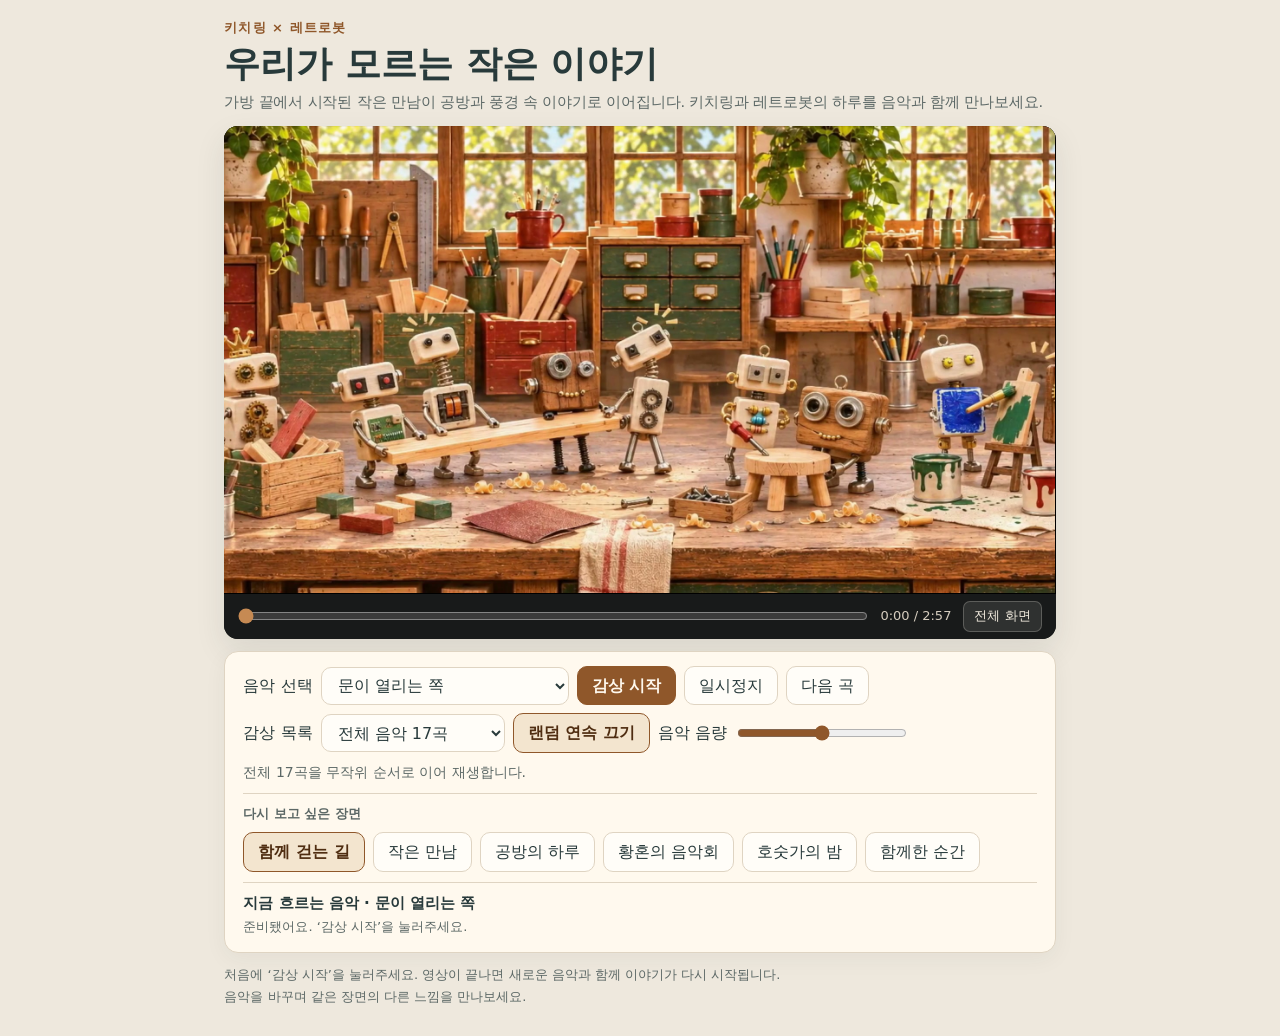
<file: index.html>
<!doctype html>
<html lang="ko">
<head>
<meta charset="utf-8">
<meta name="viewport" content="width=device-width,initial-scale=1">
<title>우리가 모르는 작은 이야기 | 키치링 × 레트로봇</title>
<meta name="description" content="가방 끝에서 시작된 작은 만남이 공방과 풍경 속 이야기로 이어집니다. 키치링과 레트로봇의 하루를 음악과 함께 만나보세요.">
<link rel="canonical" href="https://ruafieldphase.github.io/kintex-music-player/">
<meta property="og:type" content="website">
<meta property="og:locale" content="ko_KR">
<meta property="og:title" content="우리가 모르는 작은 이야기 | 키치링 × 레트로봇">
<meta property="og:description" content="가방 끝에서 시작된 작은 만남이 공방과 풍경 속 이야기로 이어집니다. 키치링과 레트로봇의 하루를 음악과 함께 만나보세요.">
<meta property="og:url" content="https://ruafieldphase.github.io/kintex-music-player/">
<meta property="og:image" content="https://ruafieldphase.github.io/kintex-music-player/poster.jpg">
<meta name="twitter:card" content="summary_large_image">
<style>
:root{--bg:#eee8dd;--card:#fff9ee;--surface:#fffdf8;--ink:#283a3b;--muted:#5c6866;--border:#dfd4c2;--accent:#8f572a;--accent-hover:#74441e;--accent-soft:#f3e5cf;--accent-ink:#4f2d11}
*{box-sizing:border-box}
body{background:var(--bg);color:var(--ink);font:16px/1.6 system-ui,-apple-system,"Segoe UI",sans-serif;margin:0}
.wrap{width:100%;max-width:min(1060px,max(700px,calc((100vh - 410px) * 1.7778)));margin:0 auto;padding:18px 20px 28px}
header{margin-bottom:12px}
.brand{font-size:13px;font-weight:600;letter-spacing:.08em;color:var(--accent);margin:0}
h1{font-size:clamp(26px,3.2vw,36px);line-height:1.18;margin:4px 0 6px}
.intro{max-width:none;margin:0;font-size:14.5px;letter-spacing:-.01em;word-break:keep-all;color:var(--muted)}
.stage{width:100%;background:#181a1a;border-radius:14px;overflow:hidden;box-shadow:0 12px 30px rgba(40,58,59,.10)}
video{display:block;width:100%;aspect-ratio:16/9;background:#000;cursor:pointer}
.stage-bar{display:flex;align-items:center;gap:12px;padding:7px 14px;background:#181a1a;color:#e7e0d4;font-size:13px}
#seek{flex:1;min-width:0;margin:0;padding:0;height:20px;accent-color:#c68a53;cursor:pointer}
#timecode{font-variant-numeric:tabular-nums;white-space:nowrap;color:#d6cdbf}
.stage-btn{min-height:30px;padding:4px 10px;margin:0;font-size:13px;background:rgba(255,249,238,.10);color:#f4ede0;border:1px solid rgba(255,249,238,.22);border-radius:7px;cursor:pointer}
.stage-btn:hover{background:rgba(255,249,238,.18)}
.panel{margin-top:12px;padding:14px 18px;background:var(--card);border:1px solid var(--border);border-radius:14px;box-shadow:0 6px 22px rgba(40,58,59,.05)}
.row{display:flex;flex-wrap:wrap;align-items:center;gap:8px}
.row+.row{margin-top:8px}
.ctrl-label{display:inline-flex;align-items:center;gap:8px;font-weight:500;color:var(--ink)}
.vol-wrap{display:inline-flex;align-items:center;gap:10px;white-space:nowrap;font-weight:500}
select,button,input{font:inherit}
select{min-height:38px;max-width:100%;padding:6px 12px;background:var(--surface);color:var(--ink);border:1px solid var(--border);border-radius:10px}
button{min-height:38px;padding:6px 14px;background:var(--surface);color:var(--ink);border:1px solid var(--border);border-radius:10px;cursor:pointer;transition:background .15s,border-color .15s,color .15s}
button:hover{background:#faf1e4;border-color:#b88961}
button:focus-visible,select:focus-visible,input:focus-visible{outline:2px solid var(--accent);outline-offset:2px}
#play{background:var(--accent);color:var(--card);border-color:var(--accent);font-weight:600}
#play:hover{background:var(--accent-hover);border-color:var(--accent-hover)}
button.is-active,#shuffle[aria-pressed="true"]{background:var(--accent-soft);border-color:var(--accent);color:var(--accent-ink);font-weight:600}
#play.is-active{background:var(--accent-hover);color:var(--card);border-color:var(--accent-hover)}
#volume{width:min(170px,42vw);margin:0;padding:0;accent-color:var(--accent);cursor:pointer}
#queue{margin:0;font-size:14px;color:var(--muted)}
.scenes{margin-top:10px;padding-top:10px;border-top:1px solid var(--border)}
.scenes p{font-size:13px;font-weight:600;color:var(--muted);margin:0 0 7px}
.scenes-grid{display:flex;flex-wrap:wrap;gap:8px}
.meta{margin-top:10px;padding-top:8px;border-top:1px solid var(--border)}
#info{font-weight:600;margin:0;font-size:15px}
#status{font-size:13px;color:var(--muted);margin:2px 0 0}
.guide{font-size:13px;color:var(--muted);margin:12px 0 2px}
footer{margin:2px 0 0;font-size:13px;color:var(--muted)}
@media (max-width:640px){
  .wrap{max-width:100%;padding:18px 14px 32px}
  .intro{font-size:15px}
  .panel{padding:14px}
  select,button{min-height:44px;padding:8px 12px}
  .stage-btn{min-height:32px;padding:4px 10px}
  .ctrl-label{width:100%}
  .ctrl-label select{flex:1;min-width:0}
  .scenes-grid button{flex:1 1 calc(50% - 4px)}
}
</style>
</head>
<body>
<main class="wrap">
<header><p class="brand">키치링 × 레트로봇</p><h1>우리가 모르는 작은 이야기</h1><p class="intro">가방 끝에서 시작된 작은 만남이 공방과 풍경 속 이야기로 이어집니다. 키치링과 레트로봇의 하루를 음악과 함께 만나보세요.</p></header>
<div class="stage">
  <video id="film" aria-label="우리가 모르는 작은 이야기 영상" muted playsinline poster="poster.jpg" preload="metadata" src="media/film-1080p.mp4"></video>
  <div class="stage-bar">
    <input id="seek" aria-label="영상 재생 위치" type="range" min="0" max="177" step="0.1" value="0">
    <span id="timecode">0:00 / 2:57</span>
    <button id="fullscreen" class="stage-btn" type="button" aria-label="전체 화면">전체 화면</button>
  </div>
</div>
<section class="panel" aria-label="감상 설정">
  <div class="row">
    <label class="ctrl-label">음악 선택 <select id="track"></select></label>
    <button id="play" type="button">감상 시작</button>
    <button id="pause" type="button">일시정지</button>
    <button id="next" type="button">다음 곡</button>
  </div>
  <div class="row">
    <label class="ctrl-label">감상 목록 <select id="scope"><option value="all">전체 음악 17곡</option><option value="primary">추천 음악 6곡</option><option value="meong">멍함 분위기 9곡</option><option value="inst">가사 없는 음악 4곡</option></select></label>
    <button id="shuffle" type="button" aria-pressed="true">랜덤 연속 끄기</button>
    <label class="vol-wrap">음악 음량 <input id="volume" aria-label="음악 음량" type="range" min="0" max="1" step="0.05" value="0.5"></label>
  </div>
  <div class="row"><p id="queue" aria-live="polite"></p></div>
  <div class="scenes"><p>다시 보고 싶은 장면</p>
    <div class="scenes-grid">
      <button type="button" data-time="0">함께 걷는 길</button><button type="button" data-time="15">작은 만남</button><button type="button" data-time="21">공방의 하루</button><button type="button" data-time="97.5">황혼의 음악회</button><button type="button" data-time="137.5">호숫가의 밤</button><button type="button" data-time="172.5">함께한 순간</button>
    </div>
  </div>
  <div class="meta"><p id="info"></p><p id="status" role="status">음악을 준비하고 있어요.</p></div>
</section>
<audio id="music" preload="metadata"></audio>
<p class="guide">처음에 ‘감상 시작’을 눌러주세요. 영상이 끝나면 새로운 음악과 함께 이야기가 다시 시작됩니다.</p>
<footer>음악을 바꾸며 같은 장면의 다른 느낌을 만나보세요.</footer>
</main>
<script>
const tracks=[{"title": "멍때리니 내려 놓아 졌네 V3", "source_url": "media/track-01.mp3", "featured": true, "meong": true, "inst": false}, {"title": "Glass Window Walk-8", "source_url": "media/track-02.mp3", "featured": true, "meong": true, "inst": false}, {"title": "두 개의 방-1", "source_url": "media/track-03.mp3", "featured": true, "meong": true, "inst": false}, {"title": "Zone 2 Drift (1)", "source_url": "media/track-04.mp3", "featured": true, "meong": false, "inst": false}, {"title": "문이 열리는 쪽", "source_url": "media/track-05.mp3", "featured": true, "meong": true, "inst": false}, {"title": "느낌이 와, 살랑", "source_url": "media/track-06.mp3", "featured": true, "meong": false, "inst": false}, {"title": "사르르 둥실 (2)", "source_url": "media/track-07.mp3", "featured": false, "meong": false, "inst": false}, {"title": "Threshold Pulse V1", "source_url": "media/track-08.mp3", "featured": false, "meong": false, "inst": false}, {"title": "Telemetry at Dawn", "source_url": "media/track-09.mp3", "featured": false, "meong": false, "inst": false}, {"title": "Soft Orbit-3", "source_url": "media/track-10.mp3", "featured": false, "meong": true, "inst": false}, {"title": "Quiet Through V1", "source_url": "media/track-11.mp3", "featured": false, "meong": true, "inst": false}, {"title": "Mud Basin-1", "source_url": "media/track-12.mp3", "featured": false, "meong": false, "inst": true}, {"title": "Dawn Rack Signal (2)", "source_url": "media/track-13.mp3", "featured": false, "meong": false, "inst": false}, {"title": "Dawn Packet Drift (2)", "source_url": "media/track-14.mp3", "featured": false, "meong": false, "inst": false}, {"title": "H7-2", "source_url": "media/track-15.mp3", "featured": false, "meong": true, "inst": true}, {"title": "H5-1", "source_url": "media/track-16.mp3", "featured": false, "meong": true, "inst": true}, {"title": "Glass Tether-1", "source_url": "media/track-17.mp3", "featured": false, "meong": true, "inst": true}],v=document.querySelector('#film'),a=document.querySelector('#music'),s=document.querySelector('#track'),status=document.querySelector('#status');
</script><script src="comparison_player.js?v=public-20261117-1"></script>
</body></html>
</file>
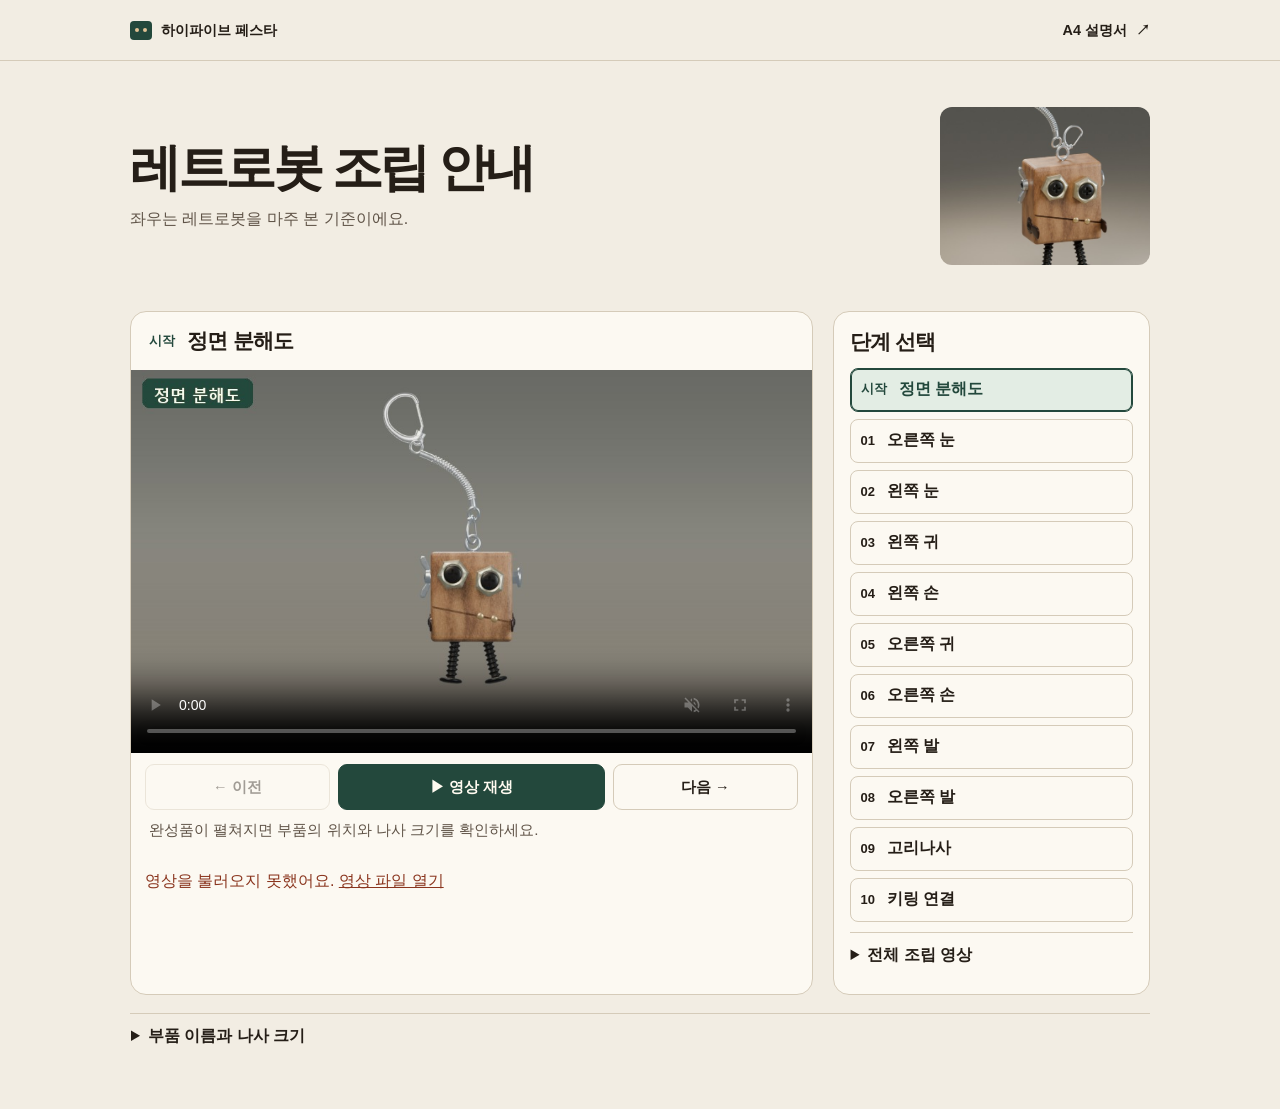
<file: retrobot/index.html>
<!doctype html>
<html lang="ko">
<head>
  <meta charset="utf-8">
  <meta name="viewport" content="width=device-width, initial-scale=1">
  <meta name="description" content="하이파이브 페스타 레트로봇 조립 안내. 정면 분해도와 키링 연결까지 열 단계를 골라 보세요.">
  <meta name="theme-color" content="#f2ede3">
  <title>레트로봇 조립 안내 | 하이파이브 페스타</title>
  <link rel="stylesheet" href="styles.css?v=10">
  <script src="script.js?v=13" defer></script>
</head>
<body>
  <header class="topbar">
    <div class="wrap topbar-inner">
      <a class="wordmark" href="./"><span class="mark" aria-hidden="true"><i></i><i></i></span> 하이파이브 페스타</a>
      <a class="print-link" href="media/guide-a4.pdf?v=15">A4 설명서 <span aria-hidden="true">↗</span></a>
    </div>
  </header>
  <main class="wrap">
    <section class="intro" aria-labelledby="guide-title">
      <div>
        <h1 id="guide-title">레트로봇 조립 안내</h1>
        <p>좌우는 레트로봇을 마주 본 기준이에요.</p>
      </div>
      <img src="media/cover.jpg" alt="눈, 귀, 손, 발까지 조립한 캄포 레트로봇" width="500" height="375" fetchpriority="low">
    </section>

    <div class="guide-grid">
      <section class="player" aria-labelledby="stage-heading">
        <div class="player-heading">
          <span class="counter" id="counter" aria-label="시작">시작</span>
          <h2 id="stage-heading">정면 분해도</h2>
          <a class="stage-jump" href="#stages-heading">단계 선택 <span aria-hidden="true">↓</span></a>
        </div>
        <div class="viewport">
          <video id="stage-video" src="media/eight/overview.mp4?v=13" poster="media/eight/overview.jpg?v=13" controls playsinline muted preload="metadata" aria-label="정면 분해도 영상"></video>
        </div>
        <div class="controls" role="group" aria-label="영상 조작">
          <button id="previous" type="button" disabled><span aria-hidden="true">←</span> 이전</button>
          <button id="replay" class="primary" type="button"><span id="replay-icon" aria-hidden="true">▶</span> <span id="replay-label">영상 재생</span></button>
          <button id="next" type="button">다음 <span aria-hidden="true">→</span></button>
        </div>
        <p id="instruction" class="instruction">완성품이 펼쳐지면 부품의 위치와 나사 크기를 확인하세요.</p>
        <p class="sr-only" id="status" role="status" aria-live="polite"></p>
        <p id="load-error" class="load-error" hidden>영상을 불러오지 못했어요. <a id="direct-video" href="media/eight/overview.mp4?v=13">영상 파일 열기</a></p>
      </section>

      <nav class="stages" aria-labelledby="stages-heading">
        <h2 id="stages-heading" tabindex="-1">단계 선택</h2>
        <ol>
          <li><a href="?stage=0" data-step="0" data-instruction="완성품이 펼쳐지면 부품의 위치와 나사 크기를 확인하세요." aria-current="step"><b>시작</b><span>정면 분해도</span></a></li>
          <li><a href="?stage=1" data-step="1" data-instruction="오른쪽 눈 구멍에 육각 테두리를 놓고 중간 나사를 조여요."><b>01</b><span>오른쪽 눈</span></a></li>
          <li><a href="?stage=2" data-step="2" data-instruction="왼쪽에도 육각 테두리를 놓고 중간 나사를 조여요."><b>02</b><span>왼쪽 눈</span></a></li>
          <li><a href="?stage=3" data-step="3" data-instruction="날개너트의 가운데 구멍을 왼쪽 옆면에 맞추고 작은 나사를 조여요."><b>03</b><span>왼쪽 귀</span></a></li>
          <li><a href="?stage=4" data-step="4" data-instruction="같은 쪽 귀 아래에 손 부품의 둥근 구멍을 맞추고 작은 나사를 조여요."><b>04</b><span>왼쪽 손</span></a></li>
          <li><a href="?stage=5" data-step="5" data-instruction="반대쪽으로 돌려요. 둥근 테두리의 넓은 면을 밖으로 놓고 작은 나사를 조여요."><b>05</b><span>오른쪽 귀</span></a></li>
          <li><a href="?stage=6" data-step="6" data-instruction="오른쪽 귀 아래에도 손 부품의 구멍을 맞추고 작은 나사를 조여요."><b>06</b><span>오른쪽 손</span></a></li>
          <li><a href="?stage=7" data-step="7" data-instruction="밑면 왼쪽에 큰 나사를 조여요. 바깥에 남은 나사 머리가 발이 돼요."><b>07</b><span>왼쪽 발</span></a></li>
          <li><a href="?stage=8" data-step="8" data-instruction="밑면 오른쪽도 조인 뒤, 양발이 나온 길이를 공방 완성 샘플과 맞춰요."><b>08</b><span>오른쪽 발</span></a></li>
          <li><a href="?stage=9" data-step="9" data-instruction="윗면 구멍에 고리나사를 시계 방향으로 돌려 끼워요. 고리는 나무 위에 남겨요."><b>09</b><span>고리나사</span></a></li>
          <li><a href="?stage=10" data-step="10" data-instruction="키링 아래의 작은 클립을 열어 몸통 고리에 걸고, 클립이 닫혔는지 확인해요."><b>10</b><span>키링 연결</span></a></li>
        </ol>
        <details id="full">
          <summary>전체 조립 영상</summary>
          <video id="full-video" data-src="media/assembly.mp4?v=13" poster="media/cover.jpg" controls playsinline muted preload="none" aria-label="레트로봇 전체 조립 영상"></video>
          <a class="download" href="media/assembly.mp4?v=13">전체 영상 파일 열기 ↗</a>
        </details>
      </nav>
    </div>

    <details class="parts">
      <summary>부품 이름과 나사 크기</summary>
      <p>중간 나사 2개는 육각 눈 테두리 2개에, 작은 나사 4개는 날개너트·둥근 귀 테두리·납작한 손 2개에 써요. 큰 나사 2개는 그대로 발이 돼요. 마지막에는 캄포 몸통 윗면에 고리나사를 끼우고 코일 키링을 연결해요.</p>
      <a href="media/eight/parts.jpg?v=13"><img src="media/eight/parts.jpg?v=13" loading="lazy" width="960" height="540" alt="정면 분해도. 위쪽은 눈, 옆은 두 종류의 귀와 납작한 손, 아래쪽은 발이 되는 큰 나사입니다."></a>
    </details>
    <noscript>
      <p>단계별 영상 파일을 열 수 있습니다.</p>
      <ol>
        <li><a href="media/eight/overview.mp4?v=13">정면 분해도</a></li>
        <li><a href="media/eight/01.mp4">오른쪽 눈</a></li>
        <li><a href="media/eight/02.mp4">왼쪽 눈</a></li>
        <li><a href="media/eight/03.mp4">왼쪽 귀</a></li>
        <li><a href="media/eight/04.mp4">왼쪽 손</a></li>
        <li><a href="media/eight/05.mp4">오른쪽 귀</a></li>
        <li><a href="media/eight/06.mp4">오른쪽 손</a></li>
        <li><a href="media/eight/07.mp4">왼쪽 발</a></li>
        <li><a href="media/eight/08.mp4">오른쪽 발</a></li>
        <li><a href="media/eight/09.mp4">고리나사</a></li>
        <li><a href="media/eight/10.mp4?v=13">키링 연결</a></li>
      </ol>
    </noscript>
  </main>
</body>
</html>
</file>
<file: retrobot/styles.css>
:root {
  color-scheme: light;
  --paper: #f2ede3;
  --surface: #fcf9f2;
  --ink: #251e17;
  --subtle: #605448;
  --rule: #d5cbb9;
  --green: #23483c;
  --accent: #e3ede4;
  font-family: "Pretendard", "Apple SD Gothic Neo", "Noto Sans KR", "Malgun Gothic", sans-serif;
  font-size: 16px;
}
* { box-sizing: border-box; }
body { margin: 0; background: var(--paper); color: var(--ink); }
a { color: inherit; }
button, summary { font: inherit; }
:focus-visible { outline: 3px solid #9a4c27; outline-offset: 3px; }
.wrap { max-width: 1112px; margin-inline: auto; padding-inline: clamp(16px, 4vw, 46px); }
.topbar { border-bottom: 1px solid var(--rule); }
.topbar-inner { min-height: 60px; display: flex; align-items: center; justify-content: space-between; gap: 14px; }
.wordmark, .print-link { display: inline-flex; align-items: center; min-height: 44px; gap: 9px; text-decoration: none; font-weight: 700; font-size: .9rem; }
.print-link:hover { text-decoration: underline; }
.mark { background: var(--green); border-radius: 4px; width: 22px; height: 19px; display: inline-flex; align-items: center; justify-content: center; gap: 4px; }
.mark i { background: #e1c295; border-radius: 50%; width: 4px; height: 4px; }
main { padding-block-end: 50px; }
.intro { display: flex; align-items: center; justify-content: space-between; gap: clamp(10px, 3vw, 36px); padding-block: clamp(18px, 4.5vw, 46px); }
.intro h1 { font-size: clamp(1.65rem, 5.7vw, 3.2rem); line-height: 1.13; letter-spacing: -.065em; margin: 0 0 10px; }
.intro p { font-size: clamp(.88rem, 2.25vw, 1rem); color: var(--subtle); line-height: 1.55; margin: 0; word-break: keep-all; }
.intro img { object-fit: cover; object-position: center; width: clamp(78px, 23vw, 210px); height: auto; aspect-ratio: 4 / 3; border-radius: 12px; }
.guide-grid { display: grid; grid-template-columns: minmax(0, 2.15fr) minmax(210px, 1fr); gap: 20px; }
.player { background: var(--surface); border: 1px solid var(--rule); border-radius: 16px; overflow: hidden; min-width: 0; scroll-margin-top: 12px; }
.player-heading { display: flex; align-items: center; gap: 12px; padding: 15px 18px; }
.counter { color: var(--green); font-variant-numeric: tabular-nums; font-weight: 800; font-size: .82rem; }
h2 { font-size: clamp(1.14rem, 3vw, 1.3rem); letter-spacing: -.035em; margin: 0; }
.viewport { background: #555047; aspect-ratio: 16 / 9; }
.viewport video { width: 100%; height: 100%; display: block; }
.instruction { padding: 0 18px 13px; line-height: 1.5; font-size: .95rem; color: var(--subtle); margin: 0; word-break: keep-all; }
.controls { display: grid; grid-template-columns: 1fr 1.45fr 1fr; gap: 8px; padding: 12px 14px 9px; }
.controls button { cursor: pointer; min-height: 46px; padding: 8px 6px; border-radius: 9px; border: 1px solid var(--rule); background: var(--surface); color: var(--ink); font-weight: 700; font-size: .91rem; }
.controls button:hover:enabled { background: var(--accent); }
.controls .primary:not(:disabled) { background: var(--green); color: #fffaf0; border-color: var(--green); }
.controls .primary:hover:enabled { background: #315b4d; }
.controls button:disabled { opacity: .42; cursor: default; }
.stages { border: 1px solid var(--rule); border-radius: 16px; background: var(--surface); padding: 16px; align-self: start; }
.stages ol { display: grid; gap: 7px; list-style: none; padding: 0; margin: 12px 0 0; }
.stages li a { min-height: 44px; display: flex; gap: 12px; align-items: center; text-decoration: none; padding: 7px 10px; border: 1px solid var(--rule); border-radius: 8px; font-weight: 700; }
.stages li a:hover, .stages li a[aria-current="step"] { border-color: var(--green); background: var(--accent); color: var(--green); }
.stages li a[aria-current="step"] { box-shadow: inset 0 0 0 1px var(--green); }
.stages li b { font-variant-numeric: tabular-nums; font-size: .81rem; }
.stage-jump { display: none; }
summary { cursor: pointer; padding: 12px 1px; font-weight: 700; min-height: 44px; }
#full { margin-top: 10px; border-top: 1px solid var(--rule); }
#full video { display: block; width: 100%; aspect-ratio: 16 / 9; object-fit: contain; background: #444238; border-radius: 8px; }
.download { display: inline-block; font-size: .85rem; margin-top: 10px; }
.parts { margin-top: 18px; border-top: 1px solid var(--rule); }
.parts p { color: var(--subtle); line-height: 1.6; margin: 0 0 12px; }
.parts img { display: block; max-width: min(100%, 650px); height: auto; border-radius: 13px; }
.load-error { margin-inline: 14px; color: #8a351e; }
.sr-only { position: absolute; width: 1px; height: 1px; overflow: hidden; clip-path: inset(50%); }
@media (max-width: 680px) {
  .wrap { padding-inline: 12px; }
  .topbar-inner { min-height: 44px; }
  .wordmark, .print-link { font-size: .82rem; gap: 6px; }
  .intro { padding-block: 13px 12px; }
  .intro h1 { font-size: clamp(1.5rem, 6.25vw, 1.9rem); margin-bottom: 4px; }
  .intro p { font-size: .88rem; }
  .intro img { display: none; }
  .guide-grid { grid-template-columns: minmax(0, 1fr); gap: 10px; }
  .player { border-radius: 12px; }
  .player-heading { min-height: 47px; padding: 0 11px; gap: 8px; }
  .player-heading h2 { font-size: 1.08rem; }
  .stage-jump {
    display: inline-flex;
    align-items: center;
    gap: 4px;
    margin-inline-start: auto;
    min-height: 44px;
    padding-inline: 5px;
    font-size: .82rem;
    font-weight: 700;
    color: var(--green);
    white-space: nowrap;
    text-underline-offset: 3px;
  }
  .controls { padding: 8px 9px; }
  .controls button { min-height: 48px; }
  .instruction { padding: 0 11px 10px; font-size: .91rem; }
  .stages { padding: 10px; border-radius: 12px; }
  .stages h2 { font-size: 1.08rem; }
  .stages ol { grid-template-columns: repeat(3, minmax(0, 1fr)); gap: 7px; margin-top: 8px; }
  .stages li a {
    position: relative;
    min-height: 52px;
    flex-direction: column;
    align-items: flex-start;
    justify-content: center;
    gap: 2px;
    padding: 4px 7px;
    font-size: .89rem;
    line-height: 1.24;
    word-break: keep-all;
  }
  .stages li b { font-size: .72rem; color: var(--subtle); }
  .stages li a[aria-current="step"]::after {
    content: "";
    position: absolute;
    inset-block-start: 7px;
    inset-inline-end: 7px;
    width: 7px;
    height: 4px;
    border-left: 2px solid;
    border-bottom: 2px solid;
    transform: rotate(-45deg);
  }
  .parts { margin-top: 10px; }
}
@media (prefers-reduced-motion: reduce) {
  *, *::before, *::after { scroll-behavior: auto !important; }
}
</file>
